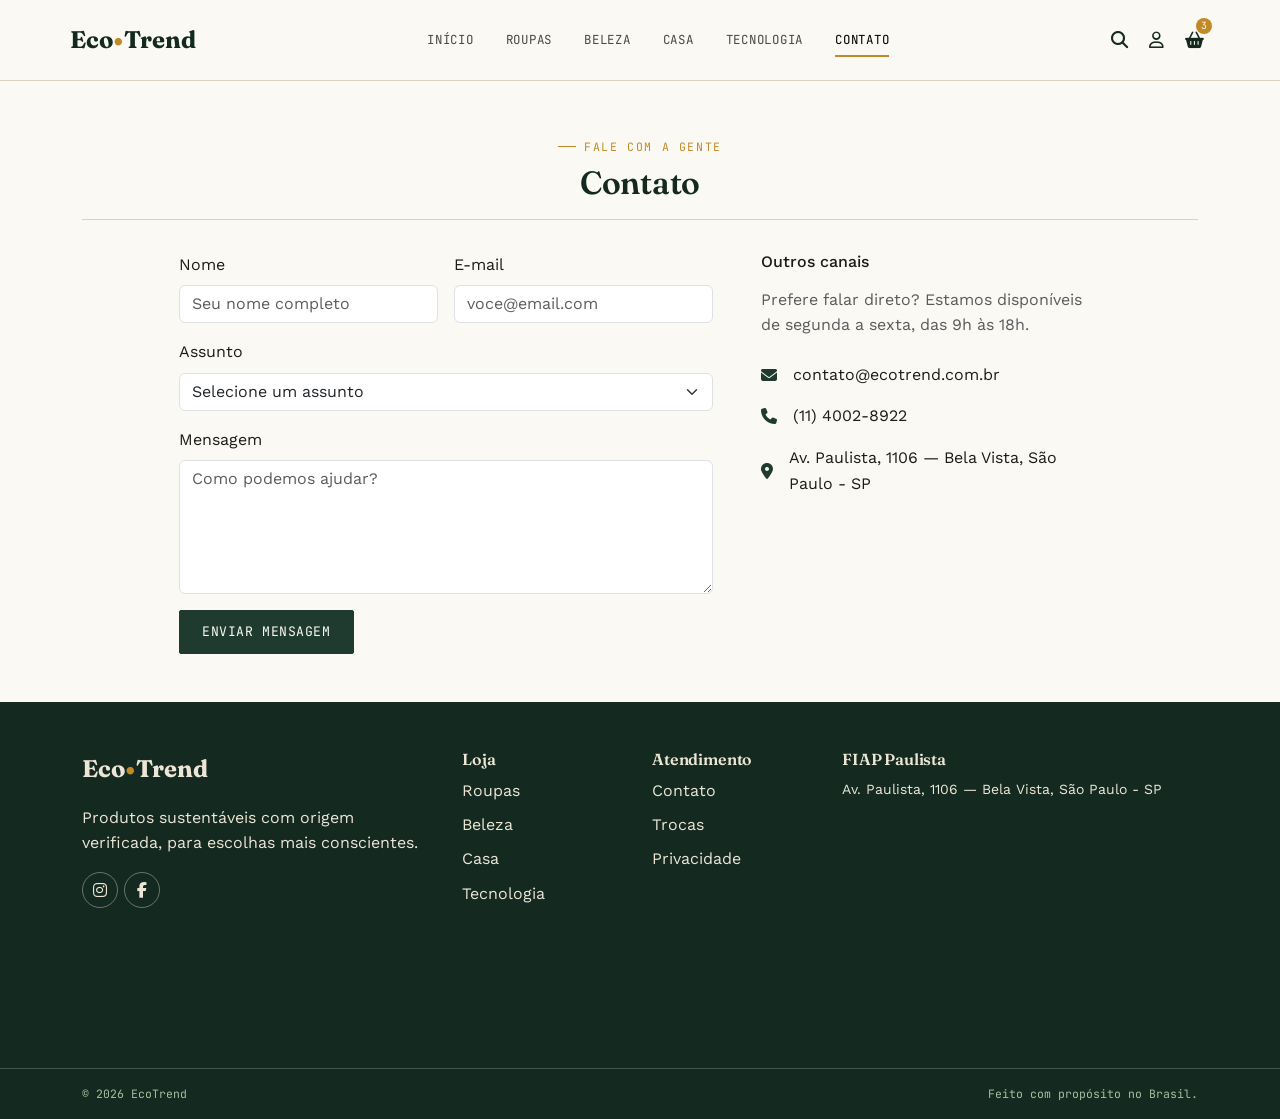
<file: pages/contato.html>
<!doctype html>
<html lang="pt-BR">

<head>
  <meta charset="UTF-8">
  <meta name="viewport" content="width=device-width, initial-scale=1.0">
  <title>Contato — EcoTrend</title>
  <meta name="description" content="Fale com a equipe EcoTrend: dúvidas, trocas e parcerias.">
  <link rel="preconnect" href="https://fonts.googleapis.com">
  <link
    href="https://fonts.googleapis.com/css2?family=Fraunces:opsz,wght@9..144,500;9..144,600;9..144,700&family=Work+Sans:wght@400;500;600&family=JetBrains+Mono:wght@400;500&display=swap"
    rel="stylesheet">
  <link rel="stylesheet" href="https://cdn.jsdelivr.net/npm/bootstrap@5.3.3/dist/css/bootstrap.min.css">
  <link rel="stylesheet" href="https://cdnjs.cloudflare.com/ajax/libs/font-awesome/6.5.1/css/all.min.css">
  <link rel="stylesheet" href="../css/style.css">
</head>

<body>
  <header class="cabecalho-site">
    <nav class="navbar navbar-expand-lg py-3 container">
      <a class="navbar-brand marca" href="../index.html">Eco<span class="ponto">•</span>Trend</a>
      <button class="navbar-toggler" type="button" data-bs-toggle="collapse" data-bs-target="#menuPrincipal"
        aria-label="Abrir menu"><span class="navbar-toggler-icon"></span></button>
      <div class="collapse navbar-collapse" id="menuPrincipal">
        <ul class="navbar-nav mx-auto">
          <li class="nav-item"><a class="nav-link link-navegacao" href="../index.html">Início</a></li>
          <li class="nav-item"><a class="nav-link link-navegacao" href="categoria.html">Roupas</a></li>
          <li class="nav-item"><a class="nav-link link-navegacao" href="categoria.html">Beleza</a></li>
          <li class="nav-item"><a class="nav-link link-navegacao" href="categoria.html">Casa</a></li>
          <li class="nav-item"><a class="nav-link link-navegacao" href="categoria.html">Tecnologia</a></li>
          <li class="nav-item"><a class="nav-link link-navegacao active" href="contato.html">Contato</a></li>
        </ul>
        <div class="d-flex align-items-center gap-2">
          <a href="#" class="botao-icone" aria-label="Buscar"><i class="fa-solid fa-magnifying-glass"></i></a>
          <a href="#" class="botao-icone" aria-label="Conta"><i class="fa-regular fa-user"></i></a>
          <a href="#" class="botao-icone" aria-label="Carrinho"><i class="fa-solid fa-basket-shopping"></i><span
              class="contador-carrinho">3</span></a>
        </div>
      </div>
    </nav>
  </header>

  <main id="conteudo-principal">
    <section class="py-5">
      <div class="container">
        <div class="cabecalho-secao justify-content-center text-center">
          <div><span class="rotulo justify-content-center">Fale com a gente</span>
            <h2 class="mt-2">Contato</h2>
          </div>
        </div>

        <div class="row g-5 justify-content-center">
          <div class="col-lg-6">
            <form>
              <div class="row g-3">
                <div class="col-md-6">
                  <label for="campoNome" class="form-label">Nome</label>
                  <input type="text" class="form-control" id="campoNome" placeholder="Seu nome completo" required>
                </div>
                <div class="col-md-6">
                  <label for="campoEmail" class="form-label">E-mail</label>
                  <input type="email" class="form-control" id="campoEmail" placeholder="voce@email.com" required>
                </div>
                <div class="col-12">
                  <label for="campoAssunto" class="form-label">Assunto</label>
                  <select class="form-select" id="campoAssunto" required>
                    <option selected disabled value="">Selecione um assunto</option>
                    <option value="duvida">Dúvida sobre produto</option>
                    <option value="pedido">Acompanhamento de pedido</option>
                    <option value="troca">Trocas e devoluções</option>
                    <option value="parceria">Parcerias</option>
                    <option value="outro">Outro</option>
                  </select>
                </div>
                <div class="col-12">
                  <label for="campoMensagem" class="form-label">Mensagem</label>
                  <textarea class="form-control" id="campoMensagem" rows="5"
                    placeholder="Como podemos ajudar?" required></textarea>
                </div>
                <div class="col-12">
                  <button type="submit" class="btn btn-floresta">Enviar mensagem</button>
                </div>
              </div>
            </form>
          </div>

          <div class="col-lg-4">
            <h6 class="mb-3">Outros canais</h6>
            <p class="text-muted mb-4">Prefere falar direto? Estamos disponíveis de segunda a sexta, das 9h às 18h.</p>
            <ul class="list-unstyled d-flex flex-column gap-3">
              <li class="d-flex align-items-center gap-3"><i class="fa-solid fa-envelope"
                  style="color:var(--floresta)"></i><span>contato@ecotrend.com.br</span></li>
              <li class="d-flex align-items-center gap-3"><i class="fa-solid fa-phone"
                  style="color:var(--floresta)"></i><span>(11) 4002-8922</span></li>
              <li class="d-flex align-items-center gap-3"><i class="fa-solid fa-location-dot"
                  style="color:var(--floresta)"></i><span>Av. Paulista, 1106 — Bela Vista, São Paulo - SP</span></li>
            </ul>
          </div>
        </div>
      </div>
    </section>
  </main>
  <script src="https://cdn.jsdelivr.net/npm/bootstrap@5.3.3/dist/js/bootstrap.bundle.min.js"></script>

  <footer class="rodape-site pt-5">
    <div class="container pb-4">
      <div class="row g-4">
        <div class="col-lg-4"><a class="marca d-inline-block mb-3" style="color:var(--areia)"
            href="../index.html">Eco<span class="ponto">•</span>Trend</a>
          <p>Produtos sustentáveis com origem verificada, para escolhas mais conscientes.</p><a class="icone-social"
            href="#" aria-label="Instagram"><i class="fa-brands fa-instagram"></i></a><a class="icone-social" href="#"
            aria-label="Facebook"><i class="fa-brands fa-facebook-f"></i></a>
        </div>
        <div class="col-6 col-lg-2">
          <h2>Loja</h2>
          <ul>
            <li><a href="categoria.html">Roupas</a></li>
            <li><a href="categoria.html">Beleza</a></li>
            <li><a href="categoria.html">Casa</a></li>
            <li><a href="categoria.html">Tecnologia</a></li>
          </ul>
        </div>
        <div class="col-6 col-lg-2">
          <h2>Atendimento</h2>
          <ul>
            <li><a href="contato.html">Contato</a></li>
            <li><a href="#">Trocas</a></li>
            <li><a href="#">Privacidade</a></li>
          </ul>
        </div>
        <div class="col-lg-4">
          <h2>FIAP Paulista</h2>
          <p class="small">Av. Paulista, 1106 — Bela Vista, São Paulo - SP</p><iframe class="mapa-fiap"
            title="Mapa da FIAP Paulista"
            src="https://www.google.com/maps?q=FIAP+Paulista,+Avenida+Paulista+1106,+Sao+Paulo&output=embed"
            loading="lazy"></iframe>
        </div>
      </div>
    </div>
    <div class="rodape-inferior py-3">
      <div class="container d-flex flex-wrap justify-content-between gap-2"><span>© 2026 EcoTrend</span><span>Feito com
          propósito no Brasil.</span></div>
    </div>
  </footer>

</body>

</html>
</file>
<file: css/style.css>
:root {
  --floresta: #1F3A2E;
  --floresta-profunda: #142A20;
  --verde-salvia: #7C9473;
  --verde-salvia-claro: #A9BC9E;
  --areia: #EDE6D6;
  --papel: #FBF9F4;
  --ocre: #C08A28;
  --ocre-claro: #DDB05C;
  --texto: #1B1B18;
  --texto-suave: #4A4A44;
  --linha: #D9D2C0;
  --fonte-destaque: 'Fraunces', serif;
  --fonte-corpo: 'Work Sans', sans-serif;
  --fonte-mono: 'JetBrains Mono', monospace;
  --raio: 2px;
}

* {
  box-sizing: border-box;
}

html {
  scroll-behavior: smooth;
}

body {
  font-family: var(--fonte-corpo);
  color: var(--texto);
  background: var(--papel);
  font-size: 16px;
  line-height: 1.6;
}

h1,
h2,
h3,
h4 {
  font-family: var(--fonte-destaque);
  font-weight: 600;
  color: var(--floresta-profunda);
  letter-spacing: -.01em;
}

a {
  color: inherit;
  text-decoration: none;
}

.rotulo {
  display: inline-flex;
  align-items: center;
  gap: .5rem;
  color: var(--ocre);
  font-family: var(--fonte-mono);
  font-size: .72rem;
  letter-spacing: .14em;
  text-transform: uppercase;
}

.rotulo::before {
  width: 18px;
  height: 1px;
  background: var(--ocre);
  content: '';
}

.btn {
  border-width: 1.5px;
  border-radius: var(--raio);
  padding: .7rem 1.4rem;
  font-family: var(--fonte-mono);
  font-size: .82rem;
  letter-spacing: .04em;
  text-transform: uppercase;
}

.btn-floresta {
  background: var(--floresta);
  border-color: var(--floresta);
  color: var(--papel);
}

.btn-floresta:hover {
  background: var(--floresta-profunda);
  border-color: var(--floresta-profunda);
  color: var(--papel);
}

.btn-contorno-floresta {
  background: transparent;
  border-color: var(--floresta);
  color: var(--floresta);
}

.btn-contorno-floresta:hover {
  background: var(--floresta);
  color: var(--papel);
}

.cabecalho-site {
  position: sticky;
  top: 0;
  z-index: 1000;
  background: var(--papel);
  border-bottom: 1px solid var(--linha);
}

.marca {
  color: var(--floresta-profunda);
  font-family: var(--fonte-destaque);
  font-size: 1.5rem;
  font-weight: 700;
}

.marca .ponto {
  color: var(--ocre);
}

.link-navegacao {
  position: relative;
  padding: .5rem 1rem !important;
  color: var(--texto-suave);
  font-family: var(--fonte-mono);
  font-size: .78rem;
  letter-spacing: .06em;
  text-transform: uppercase;
}

.link-navegacao:hover,
.link-navegacao.active {
  color: var(--floresta-profunda);
}

.link-navegacao.active::after {
  position: absolute;
  right: 1rem;
  bottom: .1rem;
  left: 1rem;
  height: 2px;
  background: var(--ocre);
  content: '';
}

.botao-icone {
  position: relative;
  padding: .4rem;
  color: var(--floresta-profunda);
  font-size: 1.05rem;
}

.contador-carrinho {
  position: absolute;
  top: -2px;
  right: -2px;
  display: flex;
  width: 16px;
  height: 16px;
  align-items: center;
  justify-content: center;
  border-radius: 50%;
  background: var(--ocre);
  color: var(--papel);
  font-family: var(--fonte-mono);
  font-size: .62rem;
}

.destaque {
  overflow: hidden;
  background: var(--areia);
  border-bottom: 1px solid var(--linha);
}

#carrosselDestaque,
#carrosselDestaque .carousel-inner,
#carrosselDestaque .carousel-item {
  height: 520px;
}

.imagem-carrossel {
  width: 100%;
  height: 520px !important;
  object-fit: cover;
  object-position: center;
  filter: brightness(.55);
}

.legenda-carrossel {
  right: auto;
  bottom: 50%;
  left: 10%;
  max-width: 650px;
  text-align: left;
  transform: translateY(50%);
}

.legenda-carrossel h1 {
  max-width: 12ch;
  color: #fff;
  font-size: clamp(2rem, 5vw, 4.5rem);
  line-height: 1.05;
}

.legenda-carrossel p {
  color: #fff;
  font-size: 1.1rem;
}

.faixa-impacto {
  background: var(--floresta);
  color: var(--areia);
}

.faixa-impacto .estatistica {
  padding: 1.1rem 1.5rem;
  border-left: 1px solid rgba(255, 255, 255, .18);
  font-family: var(--fonte-mono);
}

.faixa-impacto .estatistica:first-child {
  border-left: 0;
}

.faixa-impacto .numero {
  display: block;
  color: var(--ocre-claro);
  font-size: 1.5rem;
}

.faixa-impacto .legenda {
  color: var(--verde-salvia-claro);
  font-size: .72rem;
  letter-spacing: .06em;
  text-transform: uppercase;
}

.cabecalho-secao {
  display: flex;
  align-items: flex-end;
  justify-content: space-between;
  margin-bottom: 2rem;
  padding-bottom: 1rem;
  border-bottom: 1px solid var(--linha);
}

.cabecalho-secao h2 {
  margin: 0;
  font-size: 2rem;
}

.grade-categorias,
.grade-produtos {
  display: grid;
  grid-template-columns: repeat(4, 1fr);
}

.grade-categorias {
  gap: 1.25rem;
}

.grade-produtos {
  gap: 1.5rem;
}

.cartao-categoria {
  display: block;
  padding: 1.6rem 1.4rem;
  border: 1px solid var(--linha);
  border-radius: var(--raio);
  background: var(--papel);
  transition: transform .25s ease, border-color .25s ease;
}

.cartao-categoria:hover {
  border-color: var(--ocre);
  transform: translateY(-4px);
}

.icone-categoria {
  display: flex;
  width: 44px;
  height: 44px;
  align-items: center;
  justify-content: center;
  margin-bottom: 1rem;
  border-radius: 50%;
  background: var(--areia);
  color: var(--floresta);
  font-size: 1.15rem;
}

.cartao-categoria h4 {
  margin-bottom: .25rem;
  font-size: 1.05rem;
}

.cartao-categoria p {
  margin: 0;
  color: var(--texto-suave);
  font-size: .86rem;
}

.cartao-produto {
  display: flex;
  height: 100%;
  flex-direction: column;
  overflow: hidden;
  border: 1px solid var(--linha);
  border-radius: var(--raio);
  background: var(--papel);
}

.miniatura {
  position: relative;
  aspect-ratio: 1;
  overflow: hidden;
  background: var(--areia);
}

.miniatura img {
  width: 100%;
  height: 100%;
  object-fit: cover;
  transition: transform .4s ease;
}

.cartao-produto:hover .miniatura img {
  transform: scale(1.06);
}

.selo-ecologico {
  position: absolute;
  top: .6rem;
  left: .6rem;
  padding: .28rem .55rem;
  border-radius: var(--raio);
  background: var(--floresta);
  color: var(--areia);
  font-family: var(--fonte-mono);
  font-size: .62rem;
  letter-spacing: .05em;
  text-transform: uppercase;
}

.corpo-produto {
  display: flex;
  flex: 1;
  flex-direction: column;
  padding: 1.1rem 1.1rem 1.3rem;
}

.rotulo-categoria {
  margin-bottom: .3rem;
  color: var(--verde-salvia);
  font-family: var(--fonte-mono);
  font-size: .68rem;
  letter-spacing: .08em;
  text-transform: uppercase;
}

.cartao-produto h5 {
  margin-bottom: .4rem;
  color: var(--texto);
  font-family: var(--fonte-corpo);
  font-size: 1rem;
  font-weight: 600;
}

.preco {
  margin-top: auto;
  color: var(--floresta-profunda);
  font-family: var(--fonte-mono);
  font-size: 1.05rem;
  font-weight: 600;
}

.avaliacao-folhas {
  display: flex;
  align-items: center;
  gap: .2rem;
  margin: .4rem 0 .6rem;
}

.avaliacao-folhas i {
  color: var(--linha);
  font-size: .8rem;
}

.avaliacao-folhas i.preenchida {
  color: var(--verde-salvia);
}

.legenda-avaliacao {
  margin-left: .35rem;
  color: var(--texto-suave);
  font-family: var(--fonte-mono);
  font-size: .65rem;
}

.adicionar-carrinho {
  width: 100%;
  margin-top: .8rem;
}

.rodape-site {
  background: var(--floresta-profunda);
  color: var(--areia);
}

.rodape-site h2,
.rodape-site h3 {
  color: var(--areia);
  font-size: 1rem;
}

.rodape-site ul {
  padding: 0;
  margin: 0;
  list-style: none;
}

.rodape-site li {
  margin-bottom: .55rem;
}

.rodape-site a:hover {
  color: var(--ocre-claro);
}

.mapa-fiap {
  width: 100%;
  min-height: 220px;
  border: 0;
  border-radius: var(--raio);
  filter: saturate(.75);
}

.rodape-inferior {
  border-top: 1px solid rgba(255, 255, 255, .2);
  color: var(--verde-salvia-claro);
  font-family: var(--fonte-mono);
  font-size: .72rem;
}

.icone-social {
  display: inline-flex;
  width: 36px;
  height: 36px;
  align-items: center;
  justify-content: center;
  margin-right: .4rem;
  border: 1px solid rgba(255, 255, 255, .35);
  border-radius: 50%;
}

@media (max-width: 991px) {

  .grade-categorias,
  .grade-produtos {
    grid-template-columns: repeat(2, 1fr);
  }
}

@media (max-width: 768px) {

  #carrosselDestaque,
  #carrosselDestaque .carousel-inner,
  #carrosselDestaque .carousel-item,
  .imagem-carrossel {
    height: 440px !important;
  }

  .legenda-carrossel {
    right: 8%;
    left: 8%;
  }
}

@media (max-width: 575px) {

  .grade-categorias,
  .grade-produtos {
    grid-template-columns: 1fr;
  }
}
</file>
